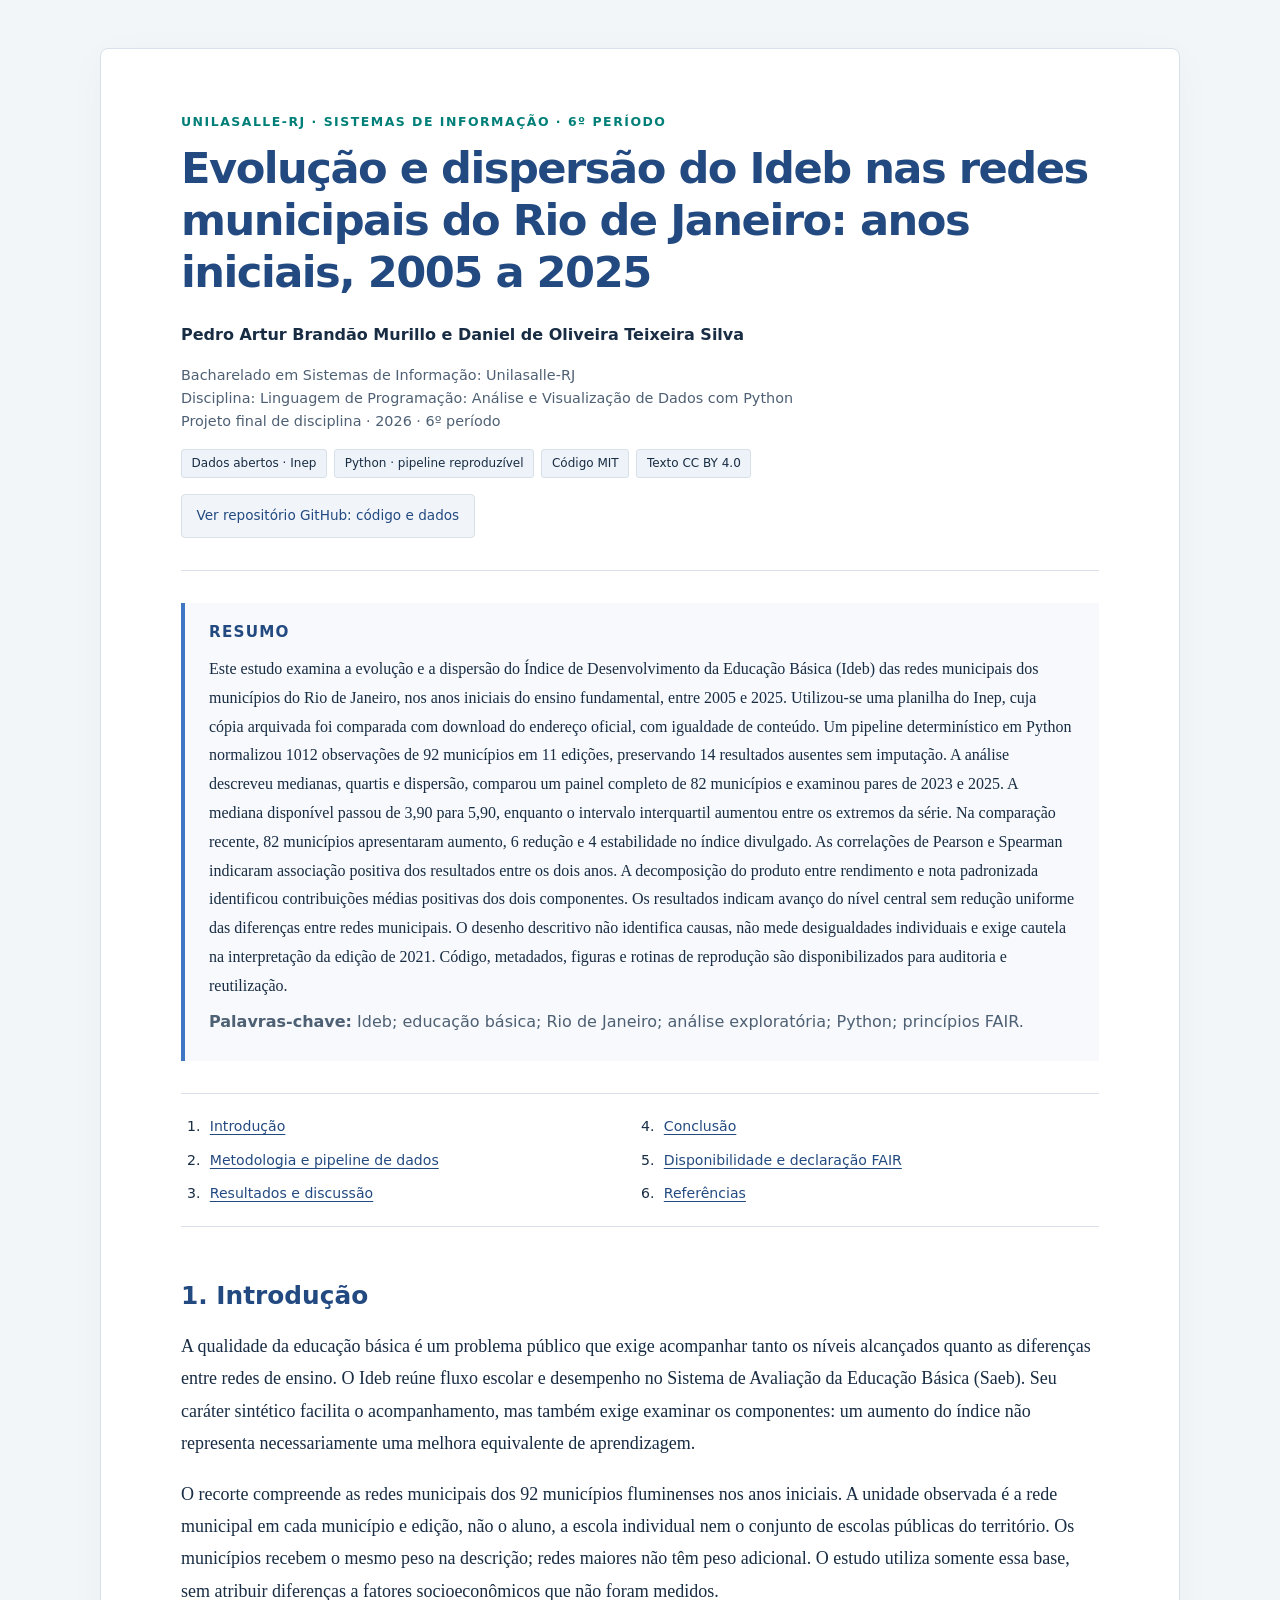
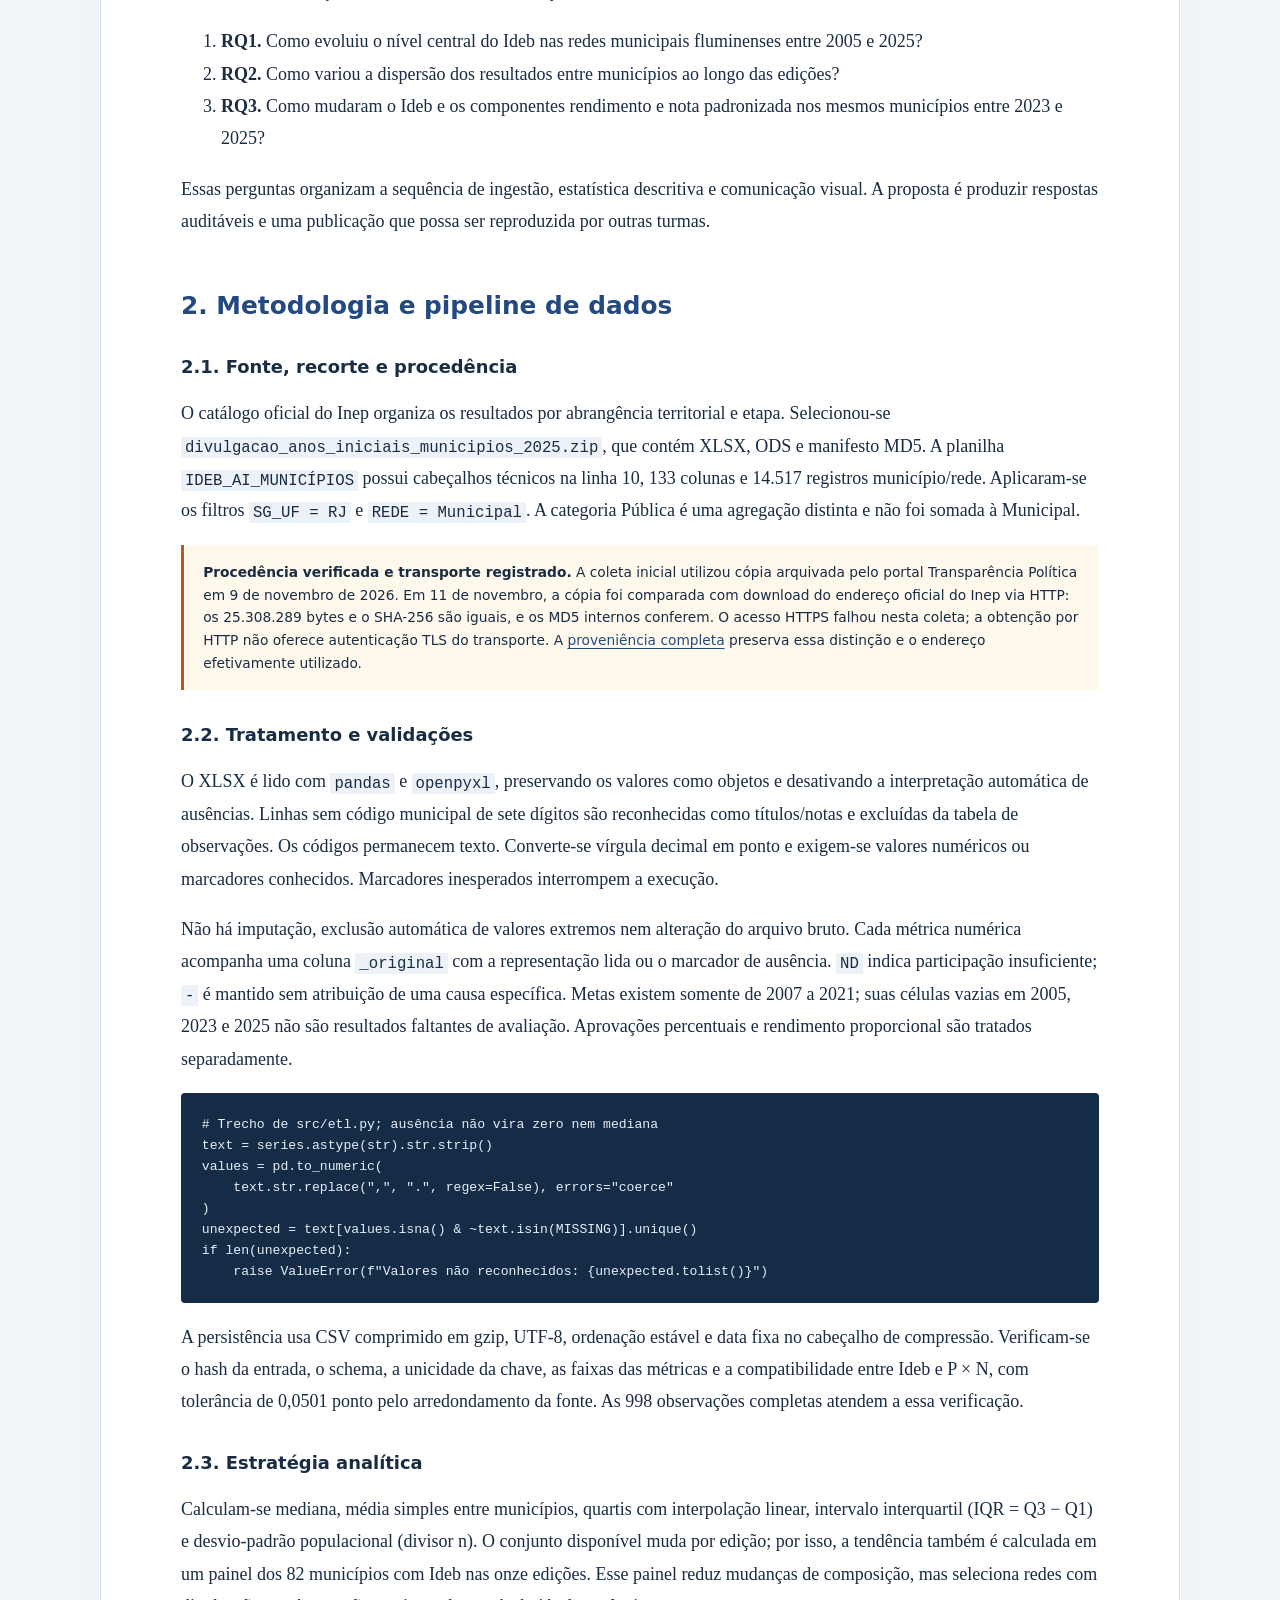
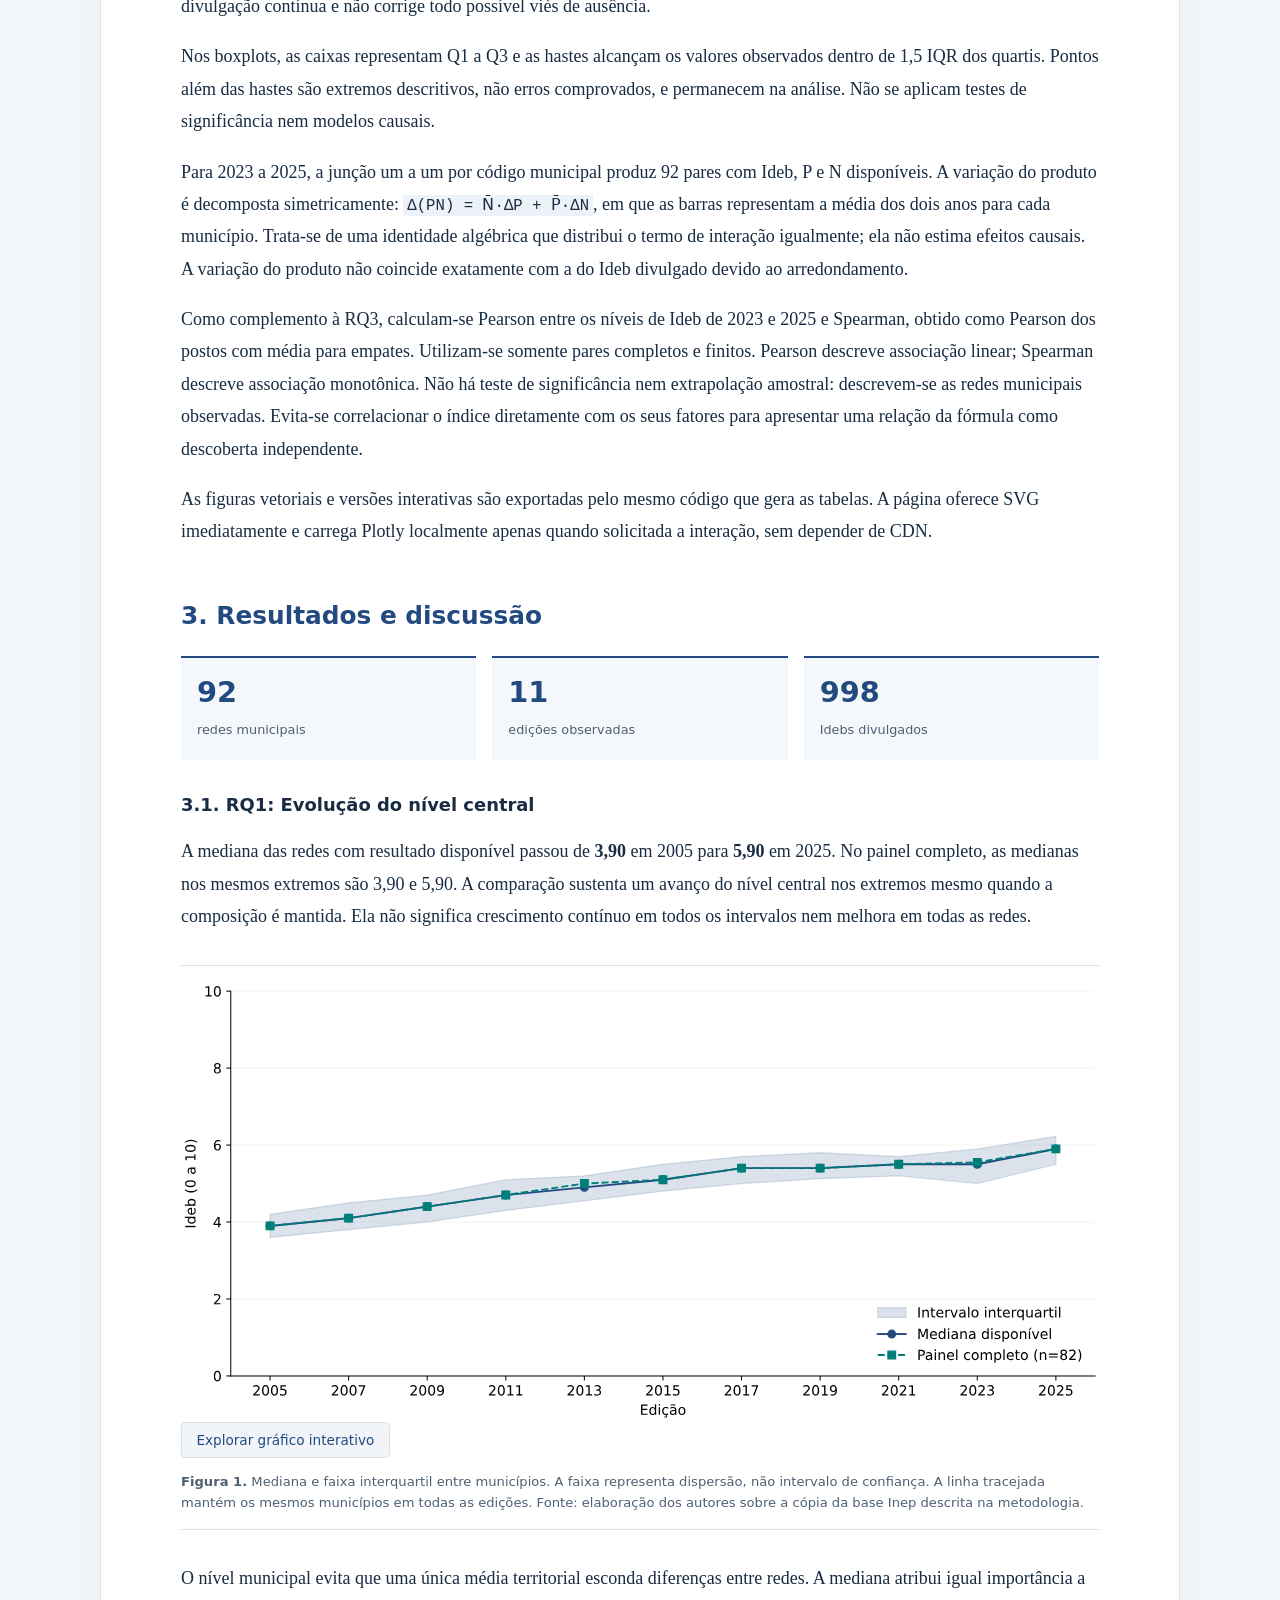
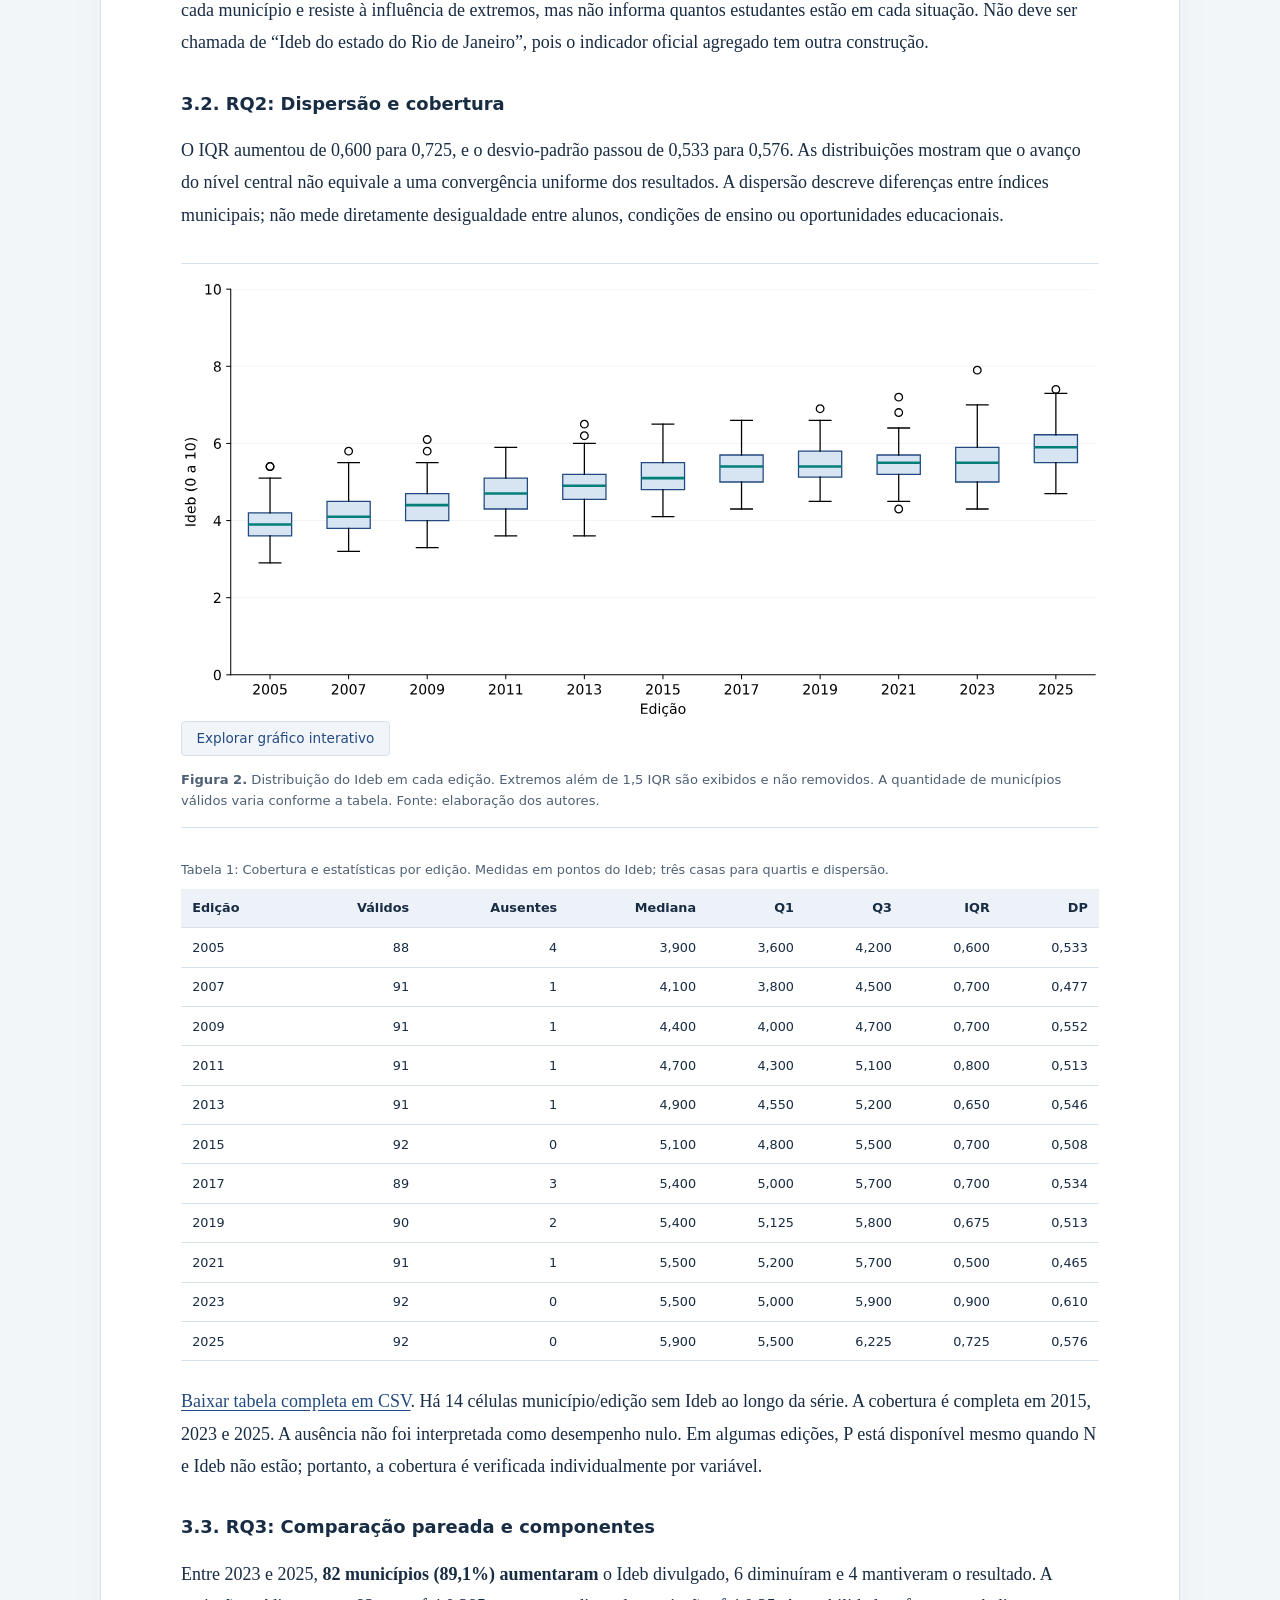
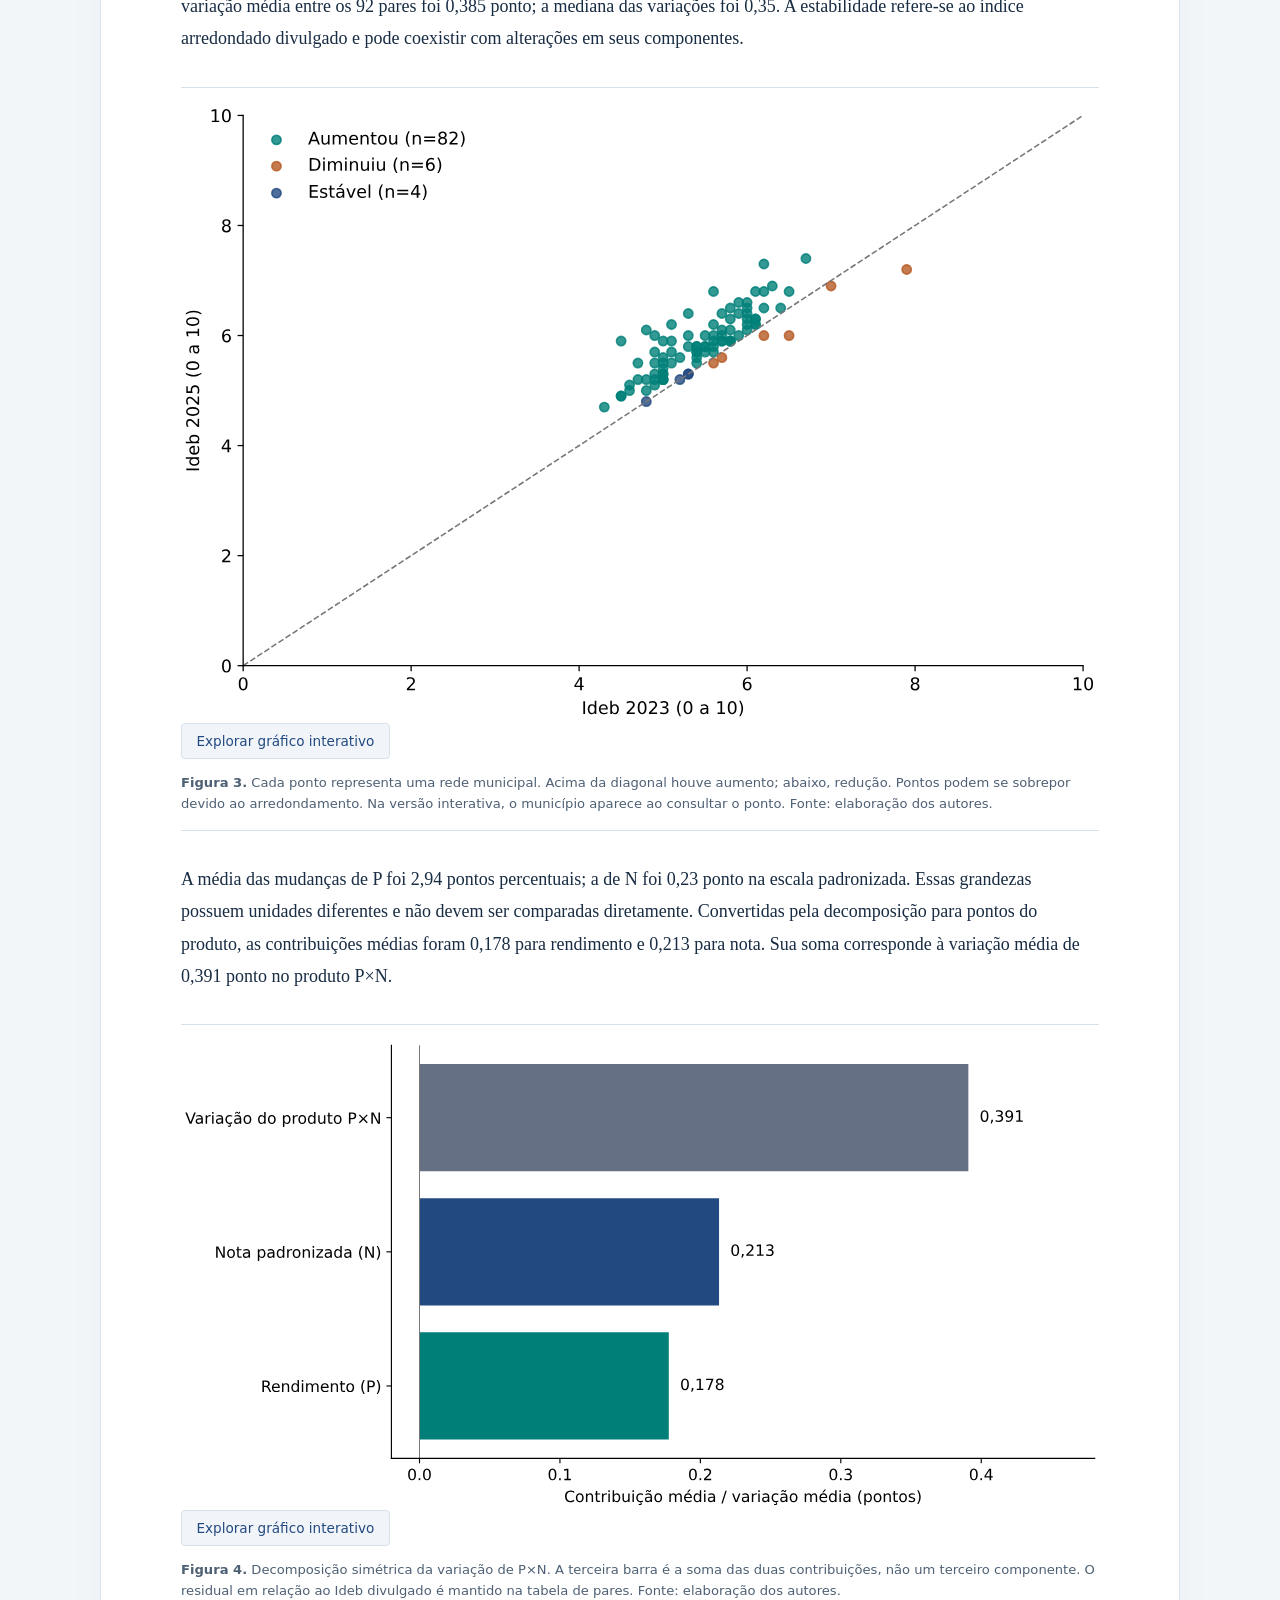
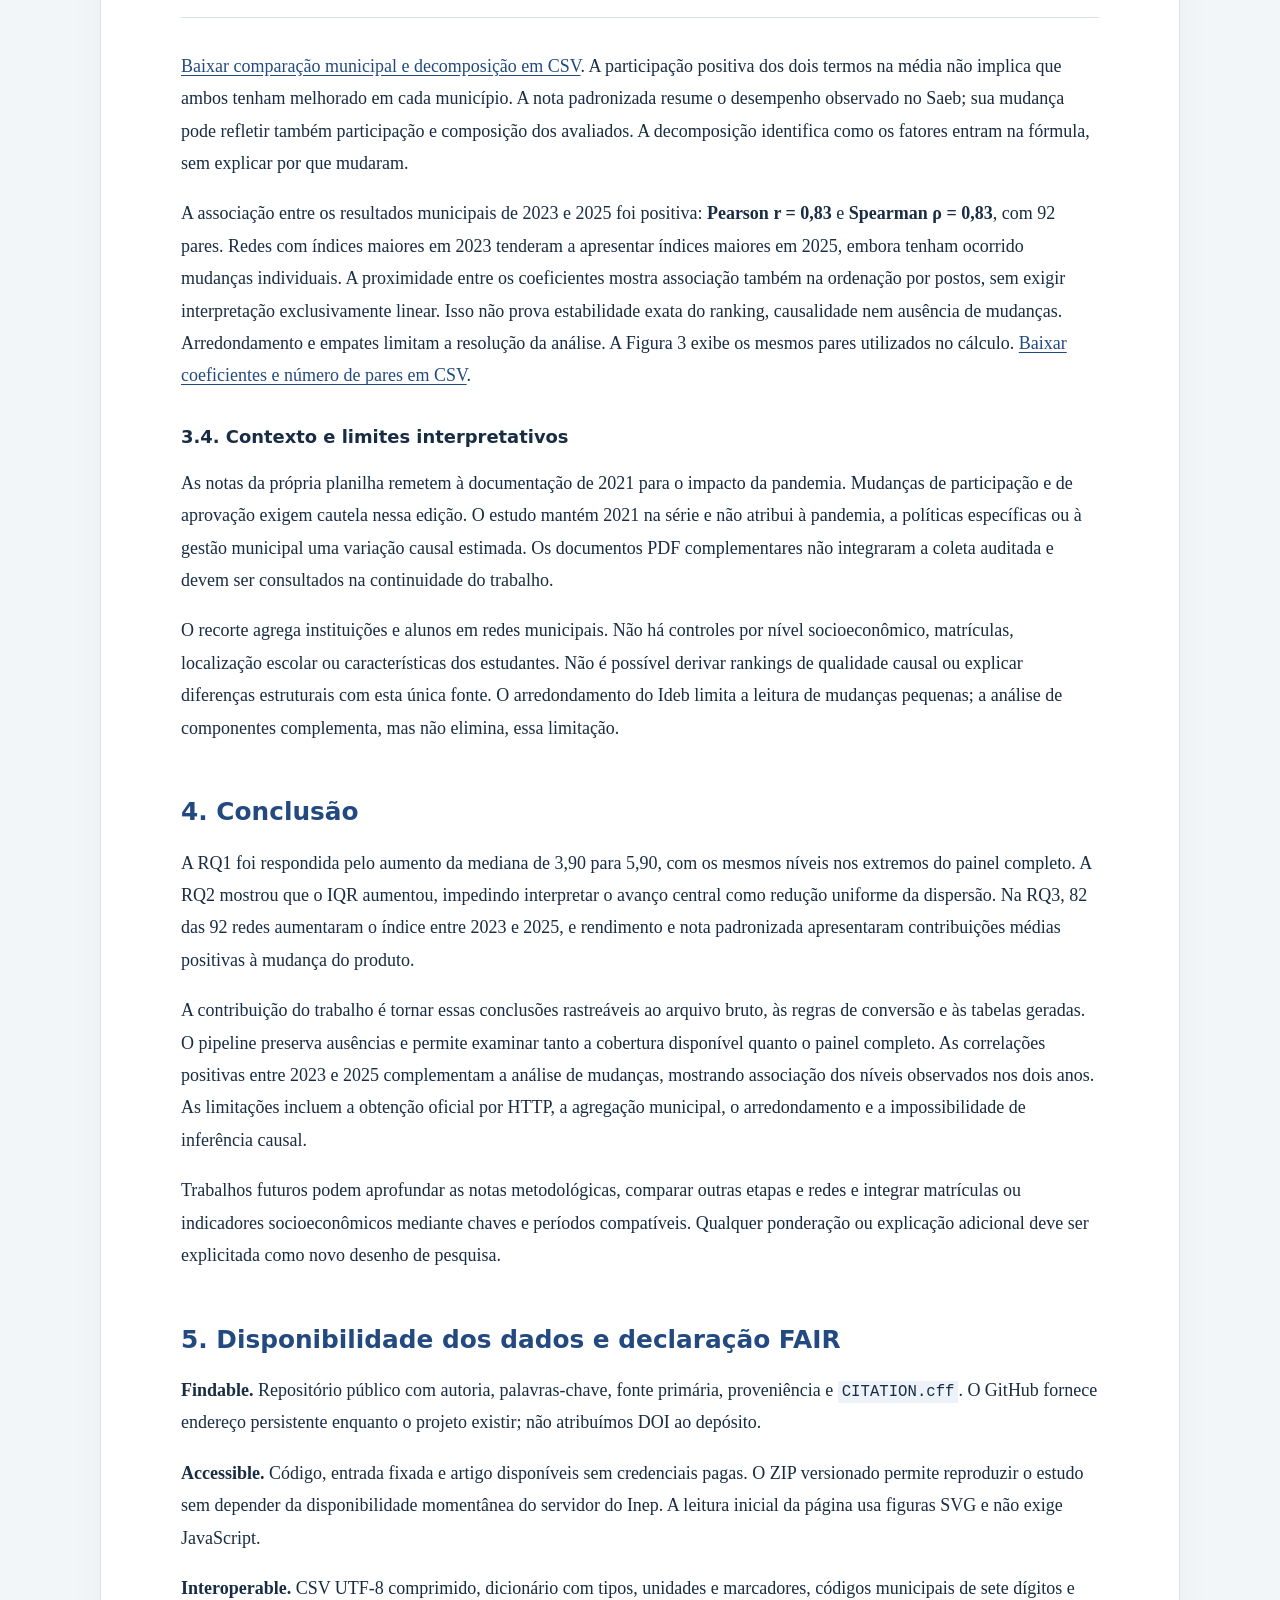
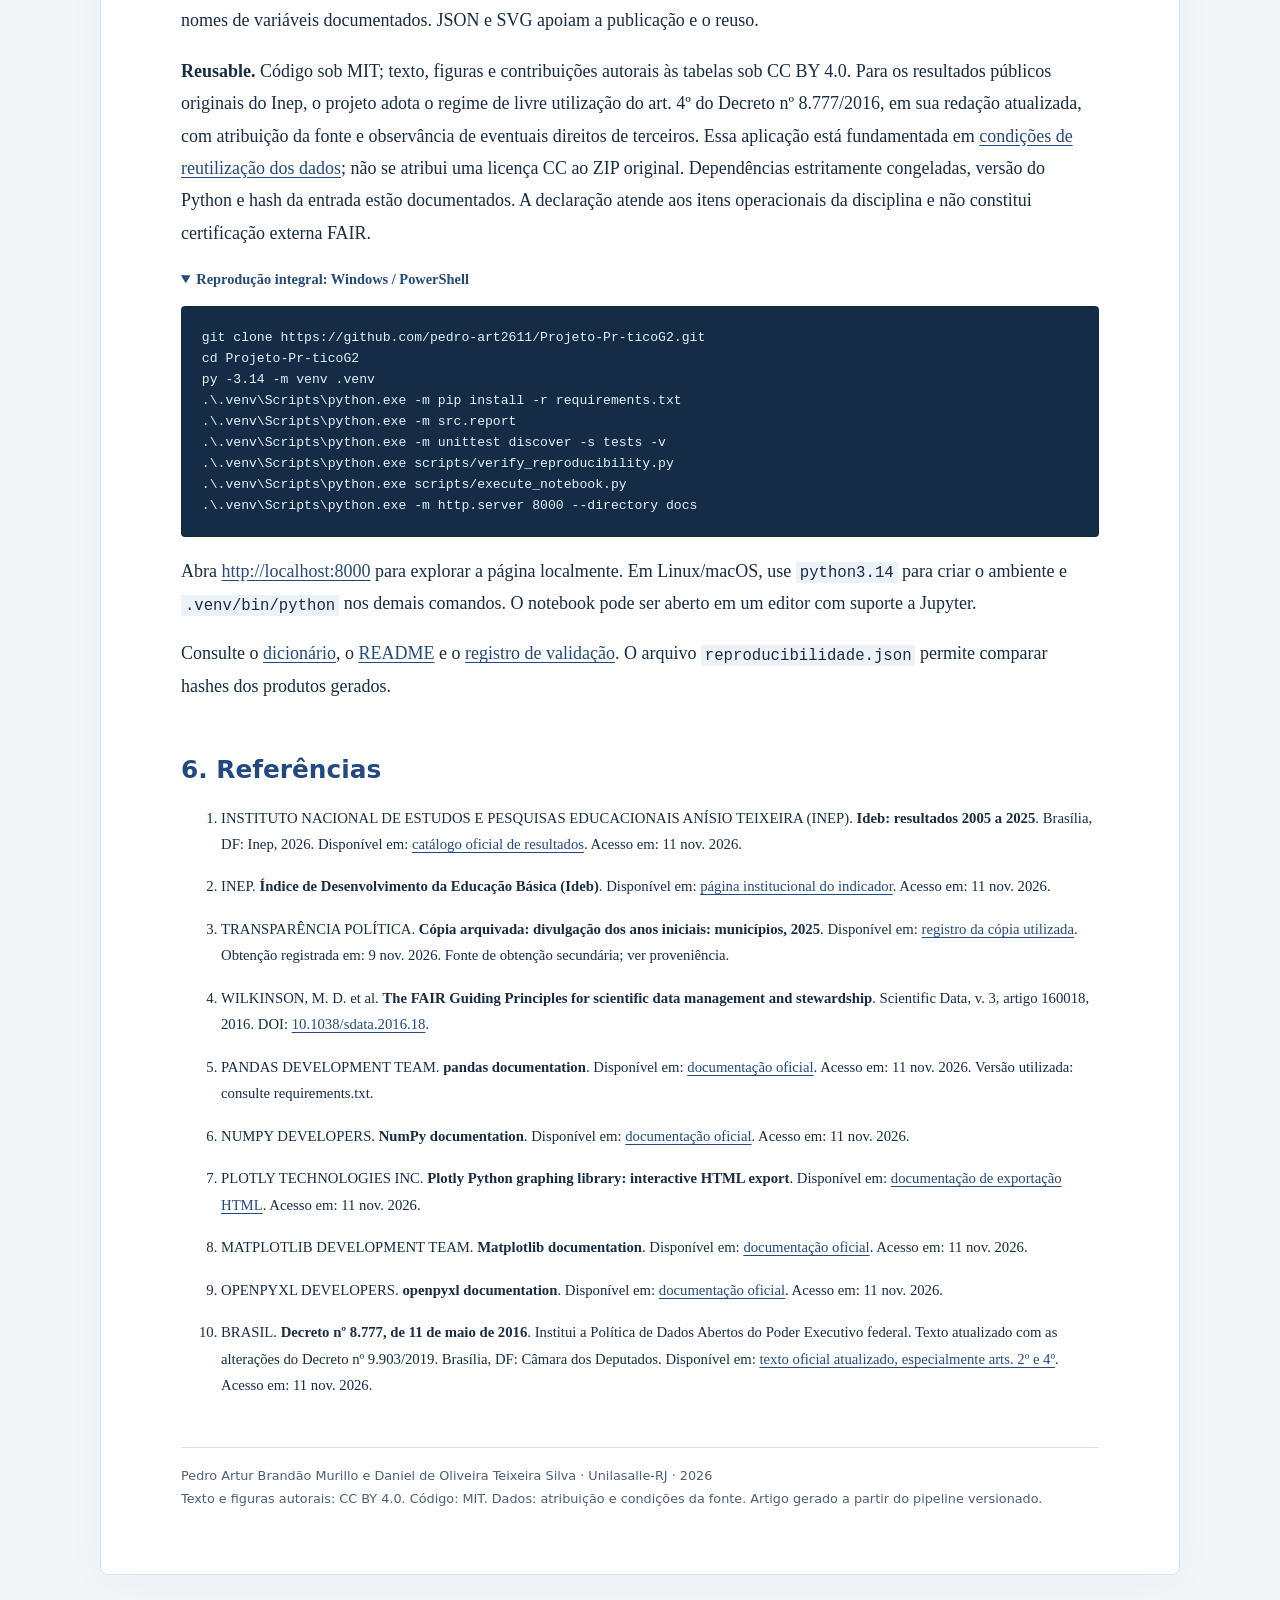
<file: docs/index.html>
<!doctype html>
<html lang="pt-BR">
<head>
  <meta charset="utf-8"><meta name="viewport" content="width=device-width,initial-scale=1">
  <meta name="description" content="Estudo reproduzível do Ideb das redes municipais dos 92 municípios do Rio de Janeiro, anos iniciais, 2005 a 2025. Pipeline Python e ciência aberta.">
  <meta name="author" content="Pedro Artur Brandão Murillo; Daniel de Oliveira Teixeira Silva">
  <meta name="keywords" content="Ideb, educação básica, Rio de Janeiro, análise exploratória, Python, princípios FAIR">
  <title>Evolução e dispersão do Ideb nas redes municipais do RJ | 2005 a 2025</title>
  <link rel="stylesheet" href="assets/style.css"><script src="assets/app.js" defer></script>
</head>
<body><a class="skip" href="#artigo">Ir para o artigo</a>
<main class="sheet" id="artigo">
<header>
  <div class="eyebrow">Unilasalle-RJ · Sistemas de Informação · 6º período</div>
  <h1>Evolução e dispersão do Ideb nas redes municipais do Rio de Janeiro: anos iniciais, 2005 a 2025</h1>
  <p class="authors">Pedro Artur Brandão Murillo e Daniel de Oliveira Teixeira Silva</p>
  <p class="meta">Bacharelado em Sistemas de Informação: Unilasalle-RJ<br>Disciplina: Linguagem de Programação: Análise e Visualização de Dados com Python<br>Projeto final de disciplina · 2026 · 6º período</p>
  <div class="badges" aria-label="Metadados"><span class="badge">Dados abertos · Inep</span><span class="badge">Python · pipeline reproduzível</span><span class="badge">Código MIT</span><span class="badge">Texto CC BY 4.0</span></div>
  <a class="button" href="https://github.com/pedro-art2611/Projeto-Pr-ticoG2">Ver repositório GitHub: código e dados</a>
</header>
<section class="abstract" aria-labelledby="resumo"><h2 id="resumo">Resumo</h2>
<p>Este estudo examina a evolução e a dispersão do Índice de Desenvolvimento da Educação Básica (Ideb) das redes municipais dos municípios do Rio de Janeiro, nos anos iniciais do ensino fundamental, entre 2005 e 2025. Utilizou-se uma planilha do Inep, cuja cópia arquivada foi comparada com download do endereço oficial, com igualdade de conteúdo. Um pipeline determinístico em Python normalizou 1012 observações de 92 municípios em 11 edições, preservando 14 resultados ausentes sem imputação. A análise descreveu medianas, quartis e dispersão, comparou um painel completo de 82 municípios e examinou pares de 2023 e 2025. A mediana disponível passou de 3,90 para 5,90, enquanto o intervalo interquartil aumentou entre os extremos da série. Na comparação recente, 82 municípios apresentaram aumento, 6 redução e 4 estabilidade no índice divulgado. As correlações de Pearson e Spearman indicaram associação positiva dos resultados entre os dois anos. A decomposição do produto entre rendimento e nota padronizada identificou contribuições médias positivas dos dois componentes. Os resultados indicam avanço do nível central sem redução uniforme das diferenças entre redes municipais. O desenho descritivo não identifica causas, não mede desigualdades individuais e exige cautela na interpretação da edição de 2021. Código, metadados, figuras e rotinas de reprodução são disponibilizados para auditoria e reutilização.</p>
<p class="keywords"><strong>Palavras-chave:</strong> Ideb; educação básica; Rio de Janeiro; análise exploratória; Python; princípios FAIR.</p></section>
<nav aria-label="Sumário"><ol><li><a href="#introducao">Introdução</a></li><li><a href="#metodologia">Metodologia e pipeline de dados</a></li><li><a href="#resultados">Resultados e discussão</a></li><li><a href="#conclusao">Conclusão</a></li><li><a href="#fair">Disponibilidade e declaração FAIR</a></li><li><a href="#referencias">Referências</a></li></ol></nav>

<section id="introducao"><h2>1. Introdução</h2>
<p>A qualidade da educação básica é um problema público que exige acompanhar tanto os níveis alcançados quanto as diferenças entre redes de ensino. O Ideb reúne fluxo escolar e desempenho no Sistema de Avaliação da Educação Básica (Saeb). Seu caráter sintético facilita o acompanhamento, mas também exige examinar os componentes: um aumento do índice não representa necessariamente uma melhora equivalente de aprendizagem.</p>
<p>O recorte compreende as redes municipais dos 92 municípios fluminenses nos anos iniciais. A unidade observada é a rede municipal em cada município e edição, não o aluno, a escola individual nem o conjunto de escolas públicas do território. Os municípios recebem o mesmo peso na descrição; redes maiores não têm peso adicional. O estudo utiliza somente essa base, sem atribuir diferenças a fatores socioeconômicos que não foram medidos.</p>
<ol><li><strong>RQ1.</strong> Como evoluiu o nível central do Ideb nas redes municipais fluminenses entre 2005 e 2025?</li><li><strong>RQ2.</strong> Como variou a dispersão dos resultados entre municípios ao longo das edições?</li><li><strong>RQ3.</strong> Como mudaram o Ideb e os componentes rendimento e nota padronizada nos mesmos municípios entre 2023 e 2025?</li></ol>
<p>Essas perguntas organizam a sequência de ingestão, estatística descritiva e comunicação visual. A proposta é produzir respostas auditáveis e uma publicação que possa ser reproduzida por outras turmas.</p></section>

<section id="metodologia"><h2>2. Metodologia e pipeline de dados</h2>
<h3>2.1. Fonte, recorte e procedência</h3>
<p>O catálogo oficial do Inep organiza os resultados por abrangência territorial e etapa. Selecionou-se <code>divulgacao_anos_iniciais_municipios_2025.zip</code>, que contém XLSX, ODS e manifesto MD5. A planilha <code>IDEB_AI_MUNICÍPIOS</code> possui cabeçalhos técnicos na linha 10, 133 colunas e 14.517 registros município/rede. Aplicaram-se os filtros <code>SG_UF = RJ</code> e <code>REDE = Municipal</code>. A categoria Pública é uma agregação distinta e não foi somada à Municipal.</p>
<p class="notice"><strong>Procedência verificada e transporte registrado.</strong> A coleta inicial utilizou cópia arquivada pelo portal Transparência Política em 9 de novembro de 2026. Em 11 de novembro, a cópia foi comparada com download do endereço oficial do Inep via HTTP: os 25.308.289 bytes e o SHA-256 são iguais, e os MD5 internos conferem. O acesso HTTPS falhou nesta coleta; a obtenção por HTTP não oferece autenticação TLS do transporte. A <a href="https://github.com/pedro-art2611/Projeto-Pr-ticoG2/blob/main/proveniencia.json">proveniência completa</a> preserva essa distinção e o endereço efetivamente utilizado.</p>
<h3>2.2. Tratamento e validações</h3>
<p>O XLSX é lido com <code>pandas</code> e <code>openpyxl</code>, preservando os valores como objetos e desativando a interpretação automática de ausências. Linhas sem código municipal de sete dígitos são reconhecidas como títulos/notas e excluídas da tabela de observações. Os códigos permanecem texto. Converte-se vírgula decimal em ponto e exigem-se valores numéricos ou marcadores conhecidos. Marcadores inesperados interrompem a execução.</p>
<p>Não há imputação, exclusão automática de valores extremos nem alteração do arquivo bruto. Cada métrica numérica acompanha uma coluna <code>_original</code> com a representação lida ou o marcador de ausência. <code>ND</code> indica participação insuficiente; <code>-</code> é mantido sem atribuição de uma causa específica. Metas existem somente de 2007 a 2021; suas células vazias em 2005, 2023 e 2025 não são resultados faltantes de avaliação. Aprovações percentuais e rendimento proporcional são tratados separadamente.</p>
<pre><code># Trecho de src/etl.py; ausência não vira zero nem mediana
text = series.astype(str).str.strip()
values = pd.to_numeric(
    text.str.replace(",", ".", regex=False), errors="coerce"
)
unexpected = text[values.isna() &amp; ~text.isin(MISSING)].unique()
if len(unexpected):
    raise ValueError(f"Valores não reconhecidos: {unexpected.tolist()}")</code></pre>
<p>A persistência usa CSV comprimido em gzip, UTF-8, ordenação estável e data fixa no cabeçalho de compressão. Verificam-se o hash da entrada, o schema, a unicidade da chave, as faixas das métricas e a compatibilidade entre Ideb e P × N, com tolerância de 0,0501 ponto pelo arredondamento da fonte. As 998 observações completas atendem a essa verificação.</p>
<h3>2.3. Estratégia analítica</h3>
<p>Calculam-se mediana, média simples entre municípios, quartis com interpolação linear, intervalo interquartil (IQR = Q3 − Q1) e desvio-padrão populacional (divisor n). O conjunto disponível muda por edição; por isso, a tendência também é calculada em um painel dos 82 municípios com Ideb nas onze edições. Esse painel reduz mudanças de composição, mas seleciona redes com divulgação contínua e não corrige todo possível viés de ausência.</p>
<p>Nos boxplots, as caixas representam Q1 a Q3 e as hastes alcançam os valores observados dentro de 1,5 IQR dos quartis. Pontos além das hastes são extremos descritivos, não erros comprovados, e permanecem na análise. Não se aplicam testes de significância nem modelos causais.</p>
<p>Para 2023 a 2025, a junção um a um por código municipal produz 92 pares com Ideb, P e N disponíveis. A variação do produto é decomposta simetricamente: <code>Δ(PN) = N̄·ΔP + P̄·ΔN</code>, em que as barras representam a média dos dois anos para cada município. Trata-se de uma identidade algébrica que distribui o termo de interação igualmente; ela não estima efeitos causais. A variação do produto não coincide exatamente com a do Ideb divulgado devido ao arredondamento.</p>
<p>Como complemento à RQ3, calculam-se Pearson entre os níveis de Ideb de 2023 e 2025 e Spearman, obtido como Pearson dos postos com média para empates. Utilizam-se somente pares completos e finitos. Pearson descreve associação linear; Spearman descreve associação monotônica. Não há teste de significância nem extrapolação amostral: descrevem-se as redes municipais observadas. Evita-se correlacionar o índice diretamente com os seus fatores para apresentar uma relação da fórmula como descoberta independente.</p>
<p>As figuras vetoriais e versões interativas são exportadas pelo mesmo código que gera as tabelas. A página oferece SVG imediatamente e carrega Plotly localmente apenas quando solicitada a interação, sem depender de CDN.</p></section>

<section id="resultados"><h2>3. Resultados e discussão</h2>
<div class="stats" aria-label="Dimensões do estudo"><div class="stat"><strong>92</strong><span>redes municipais</span></div><div class="stat"><strong>11</strong><span>edições observadas</span></div><div class="stat"><strong>998</strong><span>Idebs divulgados</span></div></div>
<h3>3.1. RQ1: Evolução do nível central</h3>
<p>A mediana das redes com resultado disponível passou de <strong>3,90</strong> em 2005 para <strong>5,90</strong> em 2025. No painel completo, as medianas nos mesmos extremos são 3,90 e 5,90. A comparação sustenta um avanço do nível central nos extremos mesmo quando a composição é mantida. Ela não significa crescimento contínuo em todos os intervalos nem melhora em todas as redes.</p>
<figure><img src="assets/evolucao.svg" width="1000" height="480" alt="Série da mediana do Ideb de 2005 a 2025, com faixa entre os quartis e comparação com o painel completo de 82 municípios."><div class="interactive" id="grafico-evolucao" hidden role="region" aria-label="Evolução interativa"></div><button type="button" data-chart="evolucao" aria-controls="grafico-evolucao" aria-expanded="false">Explorar gráfico interativo</button><p class="chart-status" role="status"></p><figcaption><strong>Figura 1.</strong> Mediana e faixa interquartil entre municípios. A faixa representa dispersão, não intervalo de confiança. A linha tracejada mantém os mesmos municípios em todas as edições. Fonte: elaboração dos autores sobre a cópia da base Inep descrita na metodologia.</figcaption></figure>
<p>O nível municipal evita que uma única média territorial esconda diferenças entre redes. A mediana atribui igual importância a cada município e resiste à influência de extremos, mas não informa quantos estudantes estão em cada situação. Não deve ser chamada de “Ideb do estado do Rio de Janeiro”, pois o indicador oficial agregado tem outra construção.</p>
<h3>3.2. RQ2: Dispersão e cobertura</h3>
<p>O IQR aumentou de 0,600 para 0,725, e o desvio-padrão passou de 0,533 para 0,576. As distribuições mostram que o avanço do nível central não equivale a uma convergência uniforme dos resultados. A dispersão descreve diferenças entre índices municipais; não mede diretamente desigualdade entre alunos, condições de ensino ou oportunidades educacionais.</p>
<figure><img src="assets/distribuicao.svg" width="1000" height="480" loading="lazy" alt="Boxplots do Ideb por edição, com mediana, quartis e valores extremos mantidos na análise."><div class="interactive" id="grafico-distribuicao" hidden role="region" aria-label="Distribuições interativas"></div><button type="button" data-chart="distribuicao" aria-controls="grafico-distribuicao" aria-expanded="false">Explorar gráfico interativo</button><p class="chart-status" role="status"></p><figcaption><strong>Figura 2.</strong> Distribuição do Ideb em cada edição. Extremos além de 1,5 IQR são exibidos e não removidos. A quantidade de municípios válidos varia conforme a tabela. Fonte: elaboração dos autores.</figcaption></figure>
<div class="table-wrap" tabindex="0" role="region" aria-label="Tabela de cobertura e dispersão"><table><caption>Tabela 1: Cobertura e estatísticas por edição. Medidas em pontos do Ideb; três casas para quartis e dispersão.</caption><thead><tr><th scope="col">Edição</th><th scope="col">Válidos</th><th scope="col">Ausentes</th><th scope="col">Mediana</th><th scope="col">Q1</th><th scope="col">Q3</th><th scope="col">IQR</th><th scope="col">DP</th></tr></thead><tbody><tr><td>2005</td><td>88</td><td>4</td><td>3,900</td><td>3,600</td><td>4,200</td><td>0,600</td><td>0,533</td></tr>
<tr><td>2007</td><td>91</td><td>1</td><td>4,100</td><td>3,800</td><td>4,500</td><td>0,700</td><td>0,477</td></tr>
<tr><td>2009</td><td>91</td><td>1</td><td>4,400</td><td>4,000</td><td>4,700</td><td>0,700</td><td>0,552</td></tr>
<tr><td>2011</td><td>91</td><td>1</td><td>4,700</td><td>4,300</td><td>5,100</td><td>0,800</td><td>0,513</td></tr>
<tr><td>2013</td><td>91</td><td>1</td><td>4,900</td><td>4,550</td><td>5,200</td><td>0,650</td><td>0,546</td></tr>
<tr><td>2015</td><td>92</td><td>0</td><td>5,100</td><td>4,800</td><td>5,500</td><td>0,700</td><td>0,508</td></tr>
<tr><td>2017</td><td>89</td><td>3</td><td>5,400</td><td>5,000</td><td>5,700</td><td>0,700</td><td>0,534</td></tr>
<tr><td>2019</td><td>90</td><td>2</td><td>5,400</td><td>5,125</td><td>5,800</td><td>0,675</td><td>0,513</td></tr>
<tr><td>2021</td><td>91</td><td>1</td><td>5,500</td><td>5,200</td><td>5,700</td><td>0,500</td><td>0,465</td></tr>
<tr><td>2023</td><td>92</td><td>0</td><td>5,500</td><td>5,000</td><td>5,900</td><td>0,900</td><td>0,610</td></tr>
<tr><td>2025</td><td>92</td><td>0</td><td>5,900</td><td>5,500</td><td>6,225</td><td>0,725</td><td>0,576</td></tr></tbody></table></div>
<p><a href="assets/resumo_por_edicao.csv" download>Baixar tabela completa em CSV</a>. Há 14 células município/edição sem Ideb ao longo da série. A cobertura é completa em 2015, 2023 e 2025. A ausência não foi interpretada como desempenho nulo. Em algumas edições, P está disponível mesmo quando N e Ideb não estão; portanto, a cobertura é verificada individualmente por variável.</p>
<h3>3.3. RQ3: Comparação pareada e componentes</h3>
<p>Entre 2023 e 2025, <strong>82 municípios (89,1%) aumentaram</strong> o Ideb divulgado, 6 diminuíram e 4 mantiveram o resultado. A variação média entre os 92 pares foi 0,385 ponto; a mediana das variações foi 0,35. A estabilidade refere-se ao índice arredondado divulgado e pode coexistir com alterações em seus componentes.</p>
<figure><img src="assets/comparacao.svg" width="800" height="540" loading="lazy" alt="Dispersão dos Idebs de 2023 e 2025: 82 municípios acima da diagonal de igualdade, seis abaixo e quatro sobre ela."><div class="interactive" id="grafico-comparacao" hidden role="region" aria-label="Comparação municipal interativa"></div><button type="button" data-chart="comparacao" aria-controls="grafico-comparacao" aria-expanded="false">Explorar gráfico interativo</button><p class="chart-status" role="status"></p><figcaption><strong>Figura 3.</strong> Cada ponto representa uma rede municipal. Acima da diagonal houve aumento; abaixo, redução. Pontos podem se sobrepor devido ao arredondamento. Na versão interativa, o município aparece ao consultar o ponto. Fonte: elaboração dos autores.</figcaption></figure>
<p>A média das mudanças de P foi 2,94 pontos percentuais; a de N foi 0,23 ponto na escala padronizada. Essas grandezas possuem unidades diferentes e não devem ser comparadas diretamente. Convertidas pela decomposição para pontos do produto, as contribuições médias foram 0,178 para rendimento e 0,213 para nota. Sua soma corresponde à variação média de 0,391 ponto no produto P×N.</p>
<figure><img src="assets/componentes.svg" width="900" height="460" loading="lazy" alt="Contribuições médias positivas do rendimento e da nota padronizada para a variação do produto P vezes N entre 2023 e 2025."><div class="interactive" id="grafico-componentes" hidden role="region" aria-label="Decomposição interativa"></div><button type="button" data-chart="componentes" aria-controls="grafico-componentes" aria-expanded="false">Explorar gráfico interativo</button><p class="chart-status" role="status"></p><figcaption><strong>Figura 4.</strong> Decomposição simétrica da variação de P×N. A terceira barra é a soma das duas contribuições, não um terceiro componente. O residual em relação ao Ideb divulgado é mantido na tabela de pares. Fonte: elaboração dos autores.</figcaption></figure>
<p><a href="assets/comparacao_2023_2025.csv" download>Baixar comparação municipal e decomposição em CSV</a>. A participação positiva dos dois termos na média não implica que ambos tenham melhorado em cada município. A nota padronizada resume o desempenho observado no Saeb; sua mudança pode refletir também participação e composição dos avaliados. A decomposição identifica como os fatores entram na fórmula, sem explicar por que mudaram.</p>
<p>A associação entre os resultados municipais de 2023 e 2025 foi positiva: <strong>Pearson r = 0,83</strong> e <strong>Spearman ρ = 0,83</strong>, com 92 pares. Redes com índices maiores em 2023 tenderam a apresentar índices maiores em 2025, embora tenham ocorrido mudanças individuais. A proximidade entre os coeficientes mostra associação também na ordenação por postos, sem exigir interpretação exclusivamente linear. Isso não prova estabilidade exata do ranking, causalidade nem ausência de mudanças. Arredondamento e empates limitam a resolução da análise. A Figura 3 exibe os mesmos pares utilizados no cálculo. <a href="assets/correlacoes_2023_2025.csv" download>Baixar coeficientes e número de pares em CSV</a>.</p>
<h3>3.4. Contexto e limites interpretativos</h3>
<p>As notas da própria planilha remetem à documentação de 2021 para o impacto da pandemia. Mudanças de participação e de aprovação exigem cautela nessa edição. O estudo mantém 2021 na série e não atribui à pandemia, a políticas específicas ou à gestão municipal uma variação causal estimada. Os documentos PDF complementares não integraram a coleta auditada e devem ser consultados na continuidade do trabalho.</p>
<p>O recorte agrega instituições e alunos em redes municipais. Não há controles por nível socioeconômico, matrículas, localização escolar ou características dos estudantes. Não é possível derivar rankings de qualidade causal ou explicar diferenças estruturais com esta única fonte. O arredondamento do Ideb limita a leitura de mudanças pequenas; a análise de componentes complementa, mas não elimina, essa limitação.</p></section>

<section id="conclusao"><h2>4. Conclusão</h2>
<p>A RQ1 foi respondida pelo aumento da mediana de 3,90 para 5,90, com os mesmos níveis nos extremos do painel completo. A RQ2 mostrou que o IQR aumentou, impedindo interpretar o avanço central como redução uniforme da dispersão. Na RQ3, 82 das 92 redes aumentaram o índice entre 2023 e 2025, e rendimento e nota padronizada apresentaram contribuições médias positivas à mudança do produto.</p>
<p>A contribuição do trabalho é tornar essas conclusões rastreáveis ao arquivo bruto, às regras de conversão e às tabelas geradas. O pipeline preserva ausências e permite examinar tanto a cobertura disponível quanto o painel completo. As correlações positivas entre 2023 e 2025 complementam a análise de mudanças, mostrando associação dos níveis observados nos dois anos. As limitações incluem a obtenção oficial por HTTP, a agregação municipal, o arredondamento e a impossibilidade de inferência causal.</p>
<p>Trabalhos futuros podem aprofundar as notas metodológicas, comparar outras etapas e redes e integrar matrículas ou indicadores socioeconômicos mediante chaves e períodos compatíveis. Qualquer ponderação ou explicação adicional deve ser explicitada como novo desenho de pesquisa.</p></section>

<section id="fair"><h2>5. Disponibilidade dos dados e declaração FAIR</h2>
<p><strong>Findable.</strong> Repositório público com autoria, palavras-chave, fonte primária, proveniência e <code>CITATION.cff</code>. O GitHub fornece endereço persistente enquanto o projeto existir; não atribuímos DOI ao depósito.</p>
<p><strong>Accessible.</strong> Código, entrada fixada e artigo disponíveis sem credenciais pagas. O ZIP versionado permite reproduzir o estudo sem depender da disponibilidade momentânea do servidor do Inep. A leitura inicial da página usa figuras SVG e não exige JavaScript.</p>
<p><strong>Interoperable.</strong> CSV UTF-8 comprimido, dicionário com tipos, unidades e marcadores, códigos municipais de sete dígitos e nomes de variáveis documentados. JSON e SVG apoiam a publicação e o reuso.</p>
<p><strong>Reusable.</strong> Código sob MIT; texto, figuras e contribuições autorais às tabelas sob CC BY 4.0. Para os resultados públicos originais do Inep, o projeto adota o regime de livre utilização do art. 4º do Decreto nº 8.777/2016, em sua redação atualizada, com atribuição da fonte e observância de eventuais direitos de terceiros. Essa aplicação está fundamentada em <a href="https://github.com/pedro-art2611/Projeto-Pr-ticoG2/blob/main/data/LICENSE.md">condições de reutilização dos dados</a>; não se atribui uma licença CC ao ZIP original. Dependências estritamente congeladas, versão do Python e hash da entrada estão documentados. A declaração atende aos itens operacionais da disciplina e não constitui certificação externa FAIR.</p>
<details open><summary>Reprodução integral: Windows / PowerShell</summary><pre><code>git clone https://github.com/pedro-art2611/Projeto-Pr-ticoG2.git
cd Projeto-Pr-ticoG2
py -3.14 -m venv .venv
.\.venv\Scripts\python.exe -m pip install -r requirements.txt
.\.venv\Scripts\python.exe -m src.report
.\.venv\Scripts\python.exe -m unittest discover -s tests -v
.\.venv\Scripts\python.exe scripts/verify_reproducibility.py
.\.venv\Scripts\python.exe scripts/execute_notebook.py
.\.venv\Scripts\python.exe -m http.server 8000 --directory docs</code></pre><p>Abra <a href="http://localhost:8000">http://localhost:8000</a> para explorar a página localmente. Em Linux/macOS, use <code>python3.14</code> para criar o ambiente e <code>.venv/bin/python</code> nos demais comandos. O notebook pode ser aberto em um editor com suporte a Jupyter.</p></details>
<p>Consulte o <a href="https://github.com/pedro-art2611/Projeto-Pr-ticoG2/blob/main/data/data_dictionary.md">dicionário</a>, o <a href="https://github.com/pedro-art2611/Projeto-Pr-ticoG2/blob/main/README.md">README</a> e o <a href="https://github.com/pedro-art2611/Projeto-Pr-ticoG2/blob/main/VALIDACAO.md">registro de validação</a>. O arquivo <code>reproducibilidade.json</code> permite comparar hashes dos produtos gerados.</p></section>

<section id="referencias"><h2>6. Referências</h2><ol class="references">
<li>INSTITUTO NACIONAL DE ESTUDOS E PESQUISAS EDUCACIONAIS ANÍSIO TEIXEIRA (INEP). <strong>Ideb: resultados 2005 a 2025</strong>. Brasília, DF: Inep, 2026. Disponível em: <a href="https://www.gov.br/inep/pt-br/areas-de-atuacao/pesquisas-estatisticas-e-indicadores/ideb/resultados/2005-2025">catálogo oficial de resultados</a>. Acesso em: 11 nov. 2026.</li>
<li>INEP. <strong>Índice de Desenvolvimento da Educação Básica (Ideb)</strong>. Disponível em: <a href="https://www.gov.br/inep/pt-br/areas-de-atuacao/pesquisas-estatisticas-e-indicadores/ideb">página institucional do indicador</a>. Acesso em: 11 nov. 2026.</li>
<li>TRANSPARÊNCIA POLÍTICA. <strong>Cópia arquivada: divulgação dos anos iniciais: municípios, 2025</strong>. Disponível em: <a href="https://www.transparenciapolitica.com.br/evidencias/9ea615d5-e2f5-4550-bb86-c9350f6a3875">registro da cópia utilizada</a>. Obtenção registrada em: 9 nov. 2026. Fonte de obtenção secundária; ver proveniência.</li>
<li>WILKINSON, M. D. et al. <strong>The FAIR Guiding Principles for scientific data management and stewardship</strong>. Scientific Data, v. 3, artigo 160018, 2016. DOI: <a href="https://doi.org/10.1038/sdata.2016.18">10.1038/sdata.2016.18</a>.</li>
<li>PANDAS DEVELOPMENT TEAM. <strong>pandas documentation</strong>. Disponível em: <a href="https://pandas.pydata.org/docs/">documentação oficial</a>. Acesso em: 11 nov. 2026. Versão utilizada: consulte requirements.txt.</li>
<li>NUMPY DEVELOPERS. <strong>NumPy documentation</strong>. Disponível em: <a href="https://numpy.org/doc/">documentação oficial</a>. Acesso em: 11 nov. 2026.</li>
<li>PLOTLY TECHNOLOGIES INC. <strong>Plotly Python graphing library: interactive HTML export</strong>. Disponível em: <a href="https://plotly.com/python/interactive-html-export/">documentação de exportação HTML</a>. Acesso em: 11 nov. 2026.</li>
<li>MATPLOTLIB DEVELOPMENT TEAM. <strong>Matplotlib documentation</strong>. Disponível em: <a href="https://matplotlib.org/stable/">documentação oficial</a>. Acesso em: 11 nov. 2026.</li>
<li>OPENPYXL DEVELOPERS. <strong>openpyxl documentation</strong>. Disponível em: <a href="https://openpyxl.readthedocs.io/en/stable/">documentação oficial</a>. Acesso em: 11 nov. 2026.</li>
<li>BRASIL. <strong>Decreto nº 8.777, de 11 de maio de 2016</strong>. Institui a Política de Dados Abertos do Poder Executivo federal. Texto atualizado com as alterações do Decreto nº 9.903/2019. Brasília, DF: Câmara dos Deputados. Disponível em: <a href="https://www2.camara.leg.br/legin/fed/decret/2016/decreto-8777-11-maio-2016-783082-normaatualizada-pe.html">texto oficial atualizado, especialmente arts. 2º e 4º</a>. Acesso em: 11 nov. 2026.</li>
</ol></section>
<footer>Pedro Artur Brandão Murillo e Daniel de Oliveira Teixeira Silva · Unilasalle-RJ · 2026<br>Texto e figuras autorais: CC BY 4.0. Código: MIT. Dados: atribuição e condições da fonte. Artigo gerado a partir do pipeline versionado.</footer>
</main></body></html>
</file>
<file: docs/assets/style.css>
:root{--ink:#182c43;--muted:#4e6074;--blue:#234a80;--teal:#007f78;--line:#d8e1e9;--paper:#fff;--bg:#f3f6f9}*{box-sizing:border-box}html{scroll-behavior:smooth;scroll-padding-top:2rem}body{margin:0;background:var(--bg);color:var(--ink);font:18px/1.8 Georgia,"Times New Roman",serif}a{color:var(--blue);text-underline-offset:3px}a:hover{color:var(--teal)}a:focus-visible,button:focus-visible,summary:focus-visible{outline:3px solid var(--teal);outline-offset:4px}.skip{position:absolute;top:-80px;left:1rem;background:white;padding:.5rem;z-index:10}.skip:focus{top:0}.sheet{max-width:1080px;margin:3rem auto;background:var(--paper);border:1px solid var(--line);border-radius:8px;padding:4rem 5rem;box-shadow:0 8px 40px #182c4308}header{border-bottom:1px solid var(--line);padding-bottom:2rem}h1,h2,h3,nav,.meta,.badge,.button,button,figcaption,table,.stats,.notice,footer{font-family:system-ui,-apple-system,"Segoe UI",sans-serif}h1{font-size:clamp(1.9rem,4vw,2.7rem);line-height:1.2;letter-spacing:-.035em;color:var(--blue);margin:.7rem 0 1.4rem}h2{font-size:1.55rem;line-height:1.35;color:var(--blue);margin:3.2rem 0 1.1rem}h3{font-size:1.12rem;line-height:1.4;margin:2rem 0 1rem}.eyebrow{font:600 .78rem/1.5 system-ui;letter-spacing:.12em;text-transform:uppercase;color:var(--teal)}.authors{font:600 1rem/1.7 system-ui}.meta{font-size:.9rem;line-height:1.6;color:var(--muted)}.badges{display:flex;gap:.45rem;flex-wrap:wrap;margin:1rem 0}.badge{font-size:.75rem;padding:.15rem .6rem;background:#eef3f9;border:1px solid var(--line);border-radius:3px}.button,button{display:inline-block;font-size:.85rem;padding:.55rem .9rem;border:1px solid var(--line);border-radius:4px;background:#f1f5fa;color:var(--blue);text-decoration:none;cursor:pointer}.abstract{border-left:4px solid #3e76c4;background:#f7f9fc;padding:1.2rem 1.5rem;margin:2rem 0}.abstract h2{margin:0 0 .8rem;font-size:.95rem;text-transform:uppercase;letter-spacing:.08em}.abstract p{font-size:1rem;margin:.5rem 0}.keywords{font: .85rem/1.6 system-ui;color:var(--muted)}nav{font-size:.88rem;border-block:1px solid var(--line);padding:1rem 0}nav ol{columns:2;margin:0;padding-left:1.5rem}nav li{break-inside:avoid;padding:.25rem .3rem}.notice{font-size:.86rem;line-height:1.65;background:#fff8ed;border-left:3px solid #b65a24;padding:1rem 1.2rem}.stats{display:grid;grid-template-columns:repeat(3,1fr);gap:1rem;margin:1.5rem 0}.stat{padding:1rem;background:#f5f8fb;border-top:2px solid var(--blue)}.stat strong{display:block;font-size:1.8rem;line-height:1.3;color:var(--blue)}.stat span{font-size:.8rem;color:var(--muted)}figure{margin:2rem 0;padding:1rem 0;border-block:1px solid var(--line)}figure img{width:100%;height:auto;display:block}.interactive{width:100%;min-height:470px}.interactive[hidden]{display:none}figcaption{font-size:.82rem;line-height:1.6;color:var(--muted);margin-top:.7rem}.chart-status{font: .8rem system-ui}.table-wrap{overflow-x:auto;margin:1.5rem 0}table{border-collapse:collapse;font-size:.8rem;line-height:1.5;min-width:100%;font-variant-numeric:tabular-nums}caption{text-align:left;color:var(--muted);margin-bottom:.6rem}th{text-align:right;background:#edf2f8;white-space:nowrap}td{text-align:right}td,th{padding:.6rem .7rem;border-bottom:1px solid var(--line)}td:first-child,th:first-child{text-align:left}code{font-size:.87em;background:#edf2f8;padding:.1em .25em;overflow-wrap:anywhere}pre{background:#142c45;color:#e6eff8;border-radius:4px;padding:1.3rem;overflow-x:auto;font-size:.82rem;line-height:1.6}pre code{background:transparent;padding:0;font-size:inherit}details{margin:1rem 0}summary{cursor:pointer;font-weight:600;color:var(--blue);font-size:.9rem}.references{font-size:.92rem;overflow-wrap:anywhere}.references li{margin-bottom:1rem}footer{border-top:1px solid var(--line);margin-top:3rem;padding-top:1rem;font-size:.8rem;color:var(--muted)}@media(max-width:700px){body{font-size:17px}.sheet{margin:0;border:0;border-radius:0;padding:2rem 1.2rem}nav ol{columns:1}.stats{gap:.4rem}.stat{padding:.7rem .45rem}.stat strong{font-size:1.45rem}.interactive{min-height:440px}.abstract{padding:1rem}h2{margin-top:2.5rem}}@media print{body{background:white;font-size:11pt}.sheet{margin:0;padding:0;border:0;box-shadow:none}nav,.button,button,.chart-status,.interactive{display:none!important}figure img{display:block!important}h2,h3{break-after:avoid}figure{break-inside:avoid}a{color:inherit}pre{white-space:pre-wrap;color:black;background:#eee}}

figure img[hidden]{display:none}
</file>
